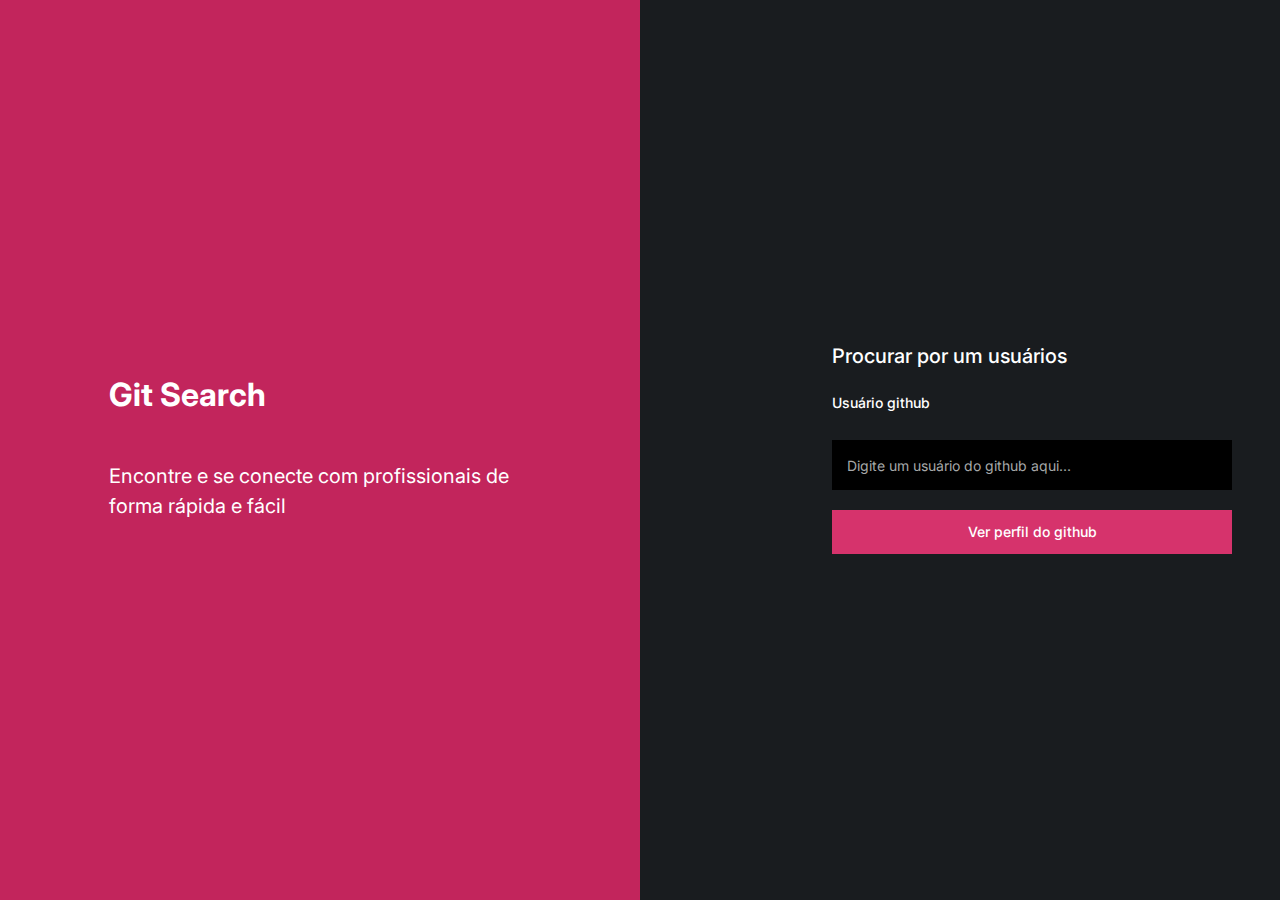
<file: index.html>
<!DOCTYPE html>
<html lang="pt-BR">
  <head>
    <meta charset="UTF-8" />
    <meta http-equiv="X-UA-Compatible" content="IE=edge" />
    <meta name="viewport" content="width=device-width, initial-scale=1.0" />

    <!-- FONTES -->
    <link rel="preconnect" href="https://fonts.googleapis.com" />
    <link rel="preconnect" href="https://fonts.gstatic.com" crossorigin />
    <link rel="stylesheet" href="./src/styles/homePage.css">
    <link rel="stylesheet" href="./src/styles/globalStyles.css">
    <link rel="stylesheet" href="./src/styles/reset.css">
    <link href="https://fonts.googleapis.com/css2?family=Inter:wght@100;200;300;400;500;600;700;800;900&display=swap"
      rel="stylesheet"
    />

    <title>Git Search</title>
  </head>
  <body>
    <main>
      <section class="main__container">
        <div class="home__container">
          <div class="home__organization">
            <h1 class="title__home">Git Search</h1>
            <p class="description__home">Encontre e se conecte com profissionais de forma rápida e fácil </p>
          </div>
        </div>

        <div class="login__container">
          <div class="login__organization">
            <h2 class="title__login">Procurar por um usuários</h2>
            <h3 class="user__login">Usuário github</h3>
              <form class="form__container">
                <input class="input__login"  type="text"
                        name="usuario"
                        id="usuario"
                        placeholder="Digite um usuário do github aqui..."
                        required 
                        >
                <button class="button__login"> Ver perfil do github </button>
              </form>
          </div>
        </div>
      </section>
    </main>


    <script type="module" src="./src/scripts/index.js"></script>
  </body>
</html>
</file>
<file: src/styles/homePage.css>
.main__container{
    display: flex;
    justify-content: space-around;
    
    width: 100vw;
    height: 100vh;
}
/* ------------------------------- Home ------------------------------- */


.home__container{
    display: flex;
    flex-direction: column;
    justify-content: center;

    width: 50vw;
    height: 100vh;

    margin: 0 auto;

    background-color: var(--color-brand-1);
    color: var(--color-grey-6);
}

.home__organization{
    display: flex;
    flex-direction: column;
    width: 33vw;
    margin: 0 auto;

    gap: 50px;
}


.title__home{
    font-size: 32px;
    font-weight: bold;
    justify-content: flex-start;
}

.description__home{
    font-size: 20px;
    font-weight: 400;

    line-height: 150%;

}

/* ------------------------------- Login ------------------------------- */



.login__container{
    display: flex;
    flex-direction: column;
    justify-content: center;
    
    width: 50vw;
    height: 100vh;
    
    background-color: var(--color-grey-1);
    color: var(--color-grey-6);
    
    gap: 20px;
}

.login__organization{
    display: flex;
    flex-direction: column;
    width: 20vw;
    margin: 0 auto;

    gap: 30px;
}

.title__login{
    font-size: 20px;
    font-weight: 500;
}

.user__login{
    font-size: 14px;
    font-weight: 500;
}

.form__container{
    display: flex;
    flex-direction: column;
    justify-content: flex-start;
    
    width: 400px;

    gap: 20px;
}

.input__login{
    width: 100%;

    background-color: var(--color-grey-0);
    color: var(--color-grey-7);

    padding: 15px;
    margin: 0 auto;
}

.input__login::placeholder{
    font-size: 14px;
    font-weight: 400;

    color: var(--color-grey-5);
}

.button__login{
    width: 100%;

    font-size: 14px;
    font-weight: 500;

    background-color: var(--color-brand-2);
    color: var(--color-grey-7);
    
    padding: 15px;
    margin: 0 auto;
}
</file>
<file: src/styles/globalStyles.css>
:root {
  --color-brand-1: #c2255c;
  --color-brand-2: #d6336c;
  --color-grey-0: #000000;
  --color-grey-1: #191c1f;
  --color-grey-2: #212529;
  --color-grey-3: #33363a;
  --color-grey-4: #373b3e;
  --color-grey-5: #a6a8a9;
  --color-grey-6: #ffffff;
  --color-alert: #c22554;
  --color-button: rgba(255, 255, 255, 0.08);;
  --font-primary: "Inter", sans-serif;
}

body {
  
  width: 100vw;
  height: 100vh;
  line-height: 150%;
  font-family: var(--font-primary);
}

button {
  cursor: pointer;
}
</file>
